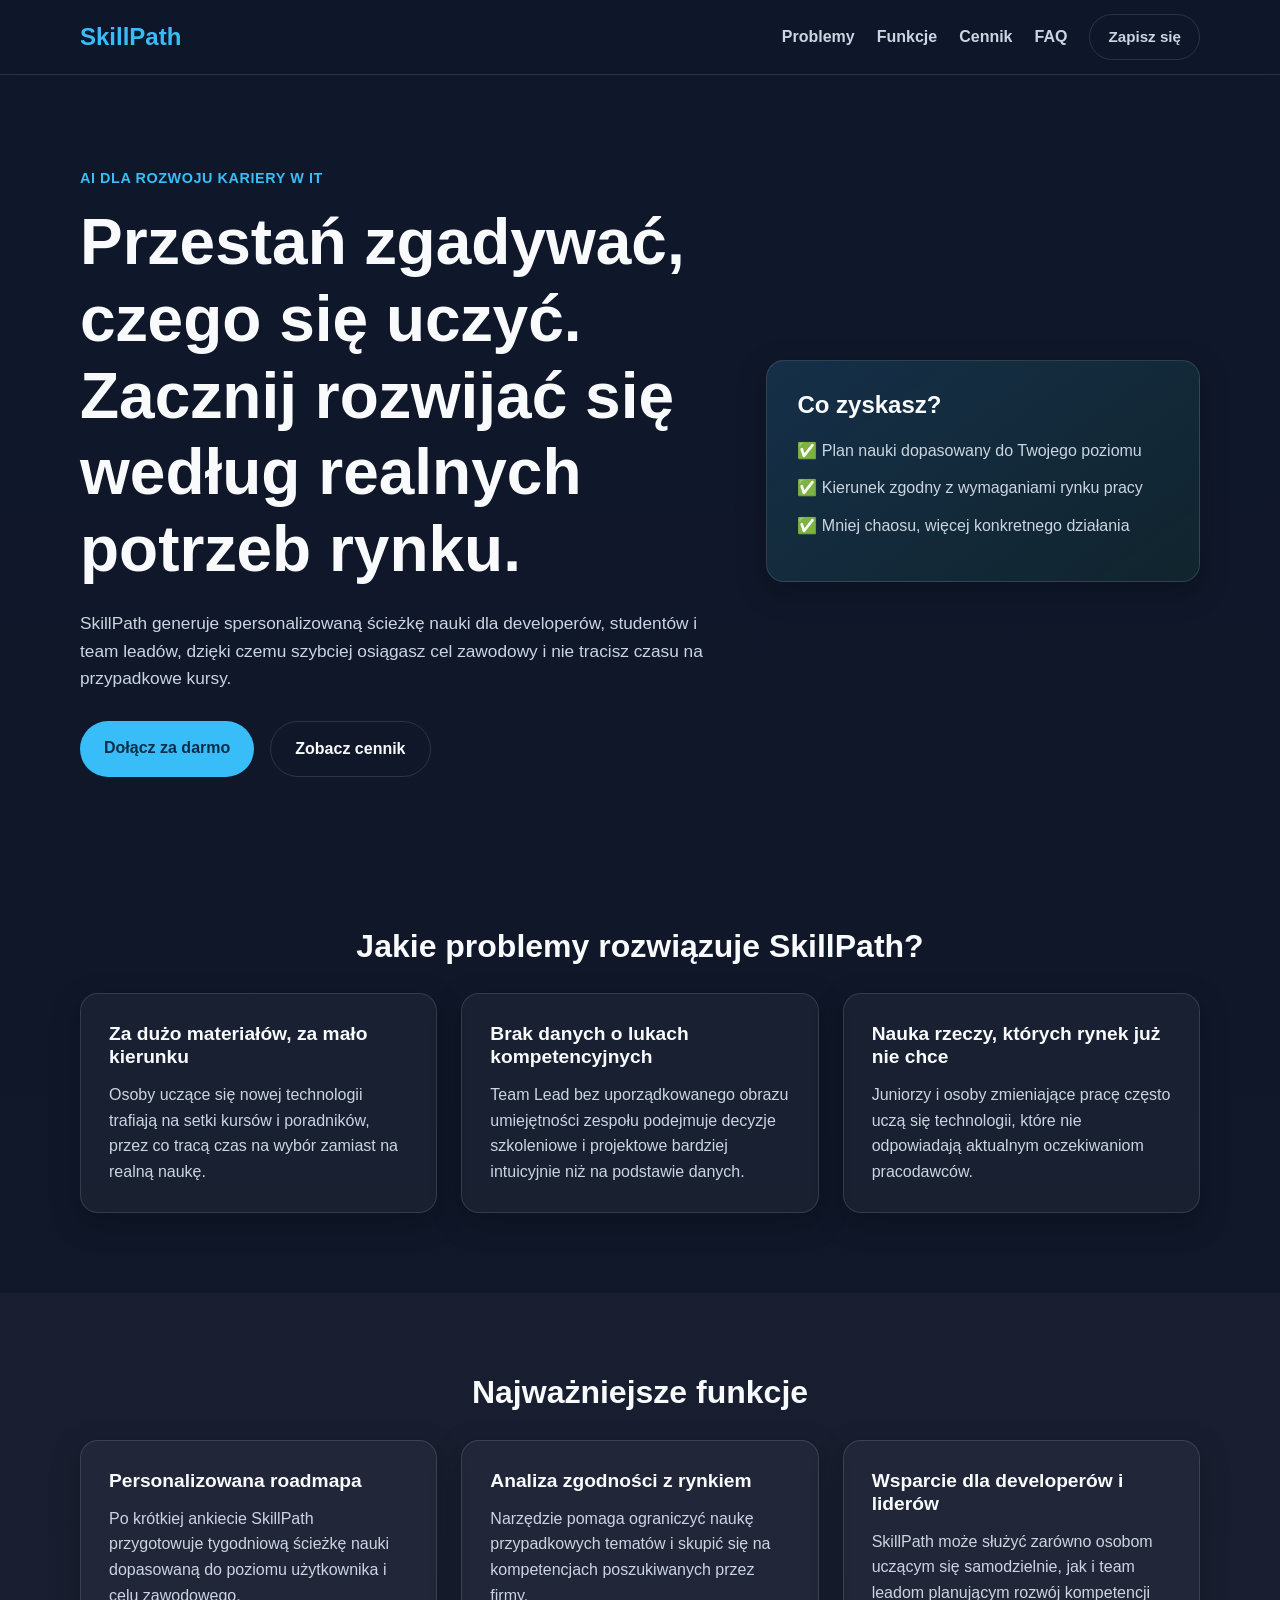
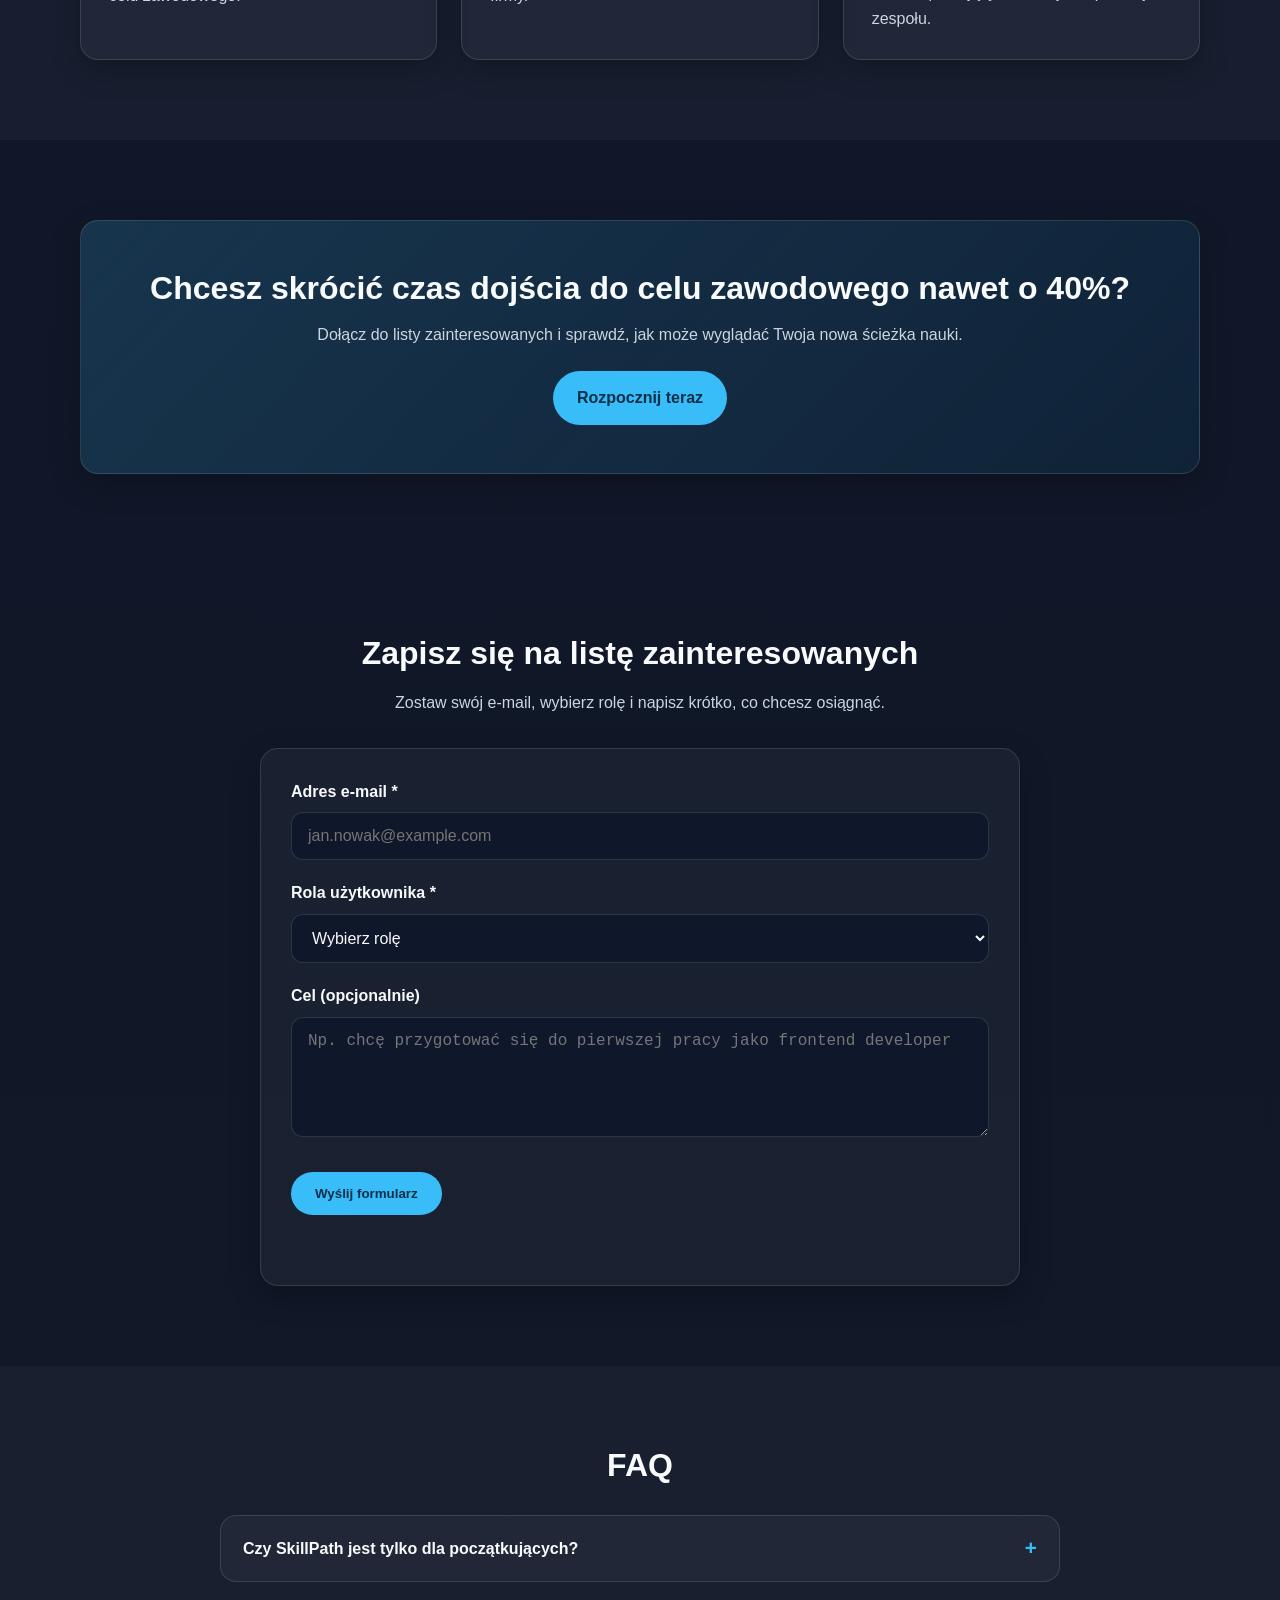
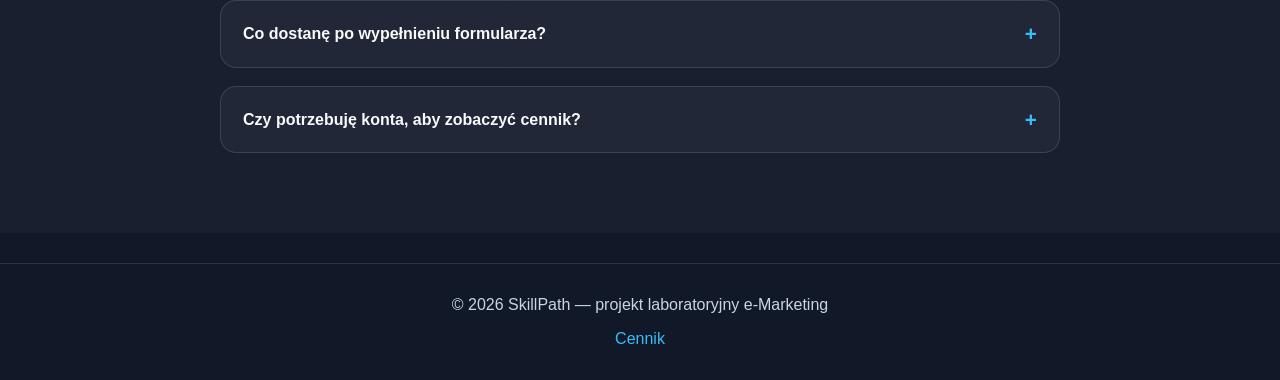
<file: index.html>
<!DOCTYPE html>
<html lang="pl">
<head>

  <meta charset="UTF-8" />
  <meta name="viewport" content="width=device-width, initial-scale=1.0" />
  <title>SkillPath — AI-Powered Tech Learning Roadmap</title>
  <meta
    name="description"
    content="SkillPath pomaga developerom i team leadom budować spersonalizowane ścieżki nauki oparte na realnych wymaganiach rynku pracy."
  />
  <link rel="stylesheet" href="CSS/style.css" />
    <!-- Google tag (gtag.js) -->
<script async src="https://www.googletagmanager.com/gtag/js?id=G-GV700L7FSK"></script>
<script>
  window.dataLayer = window.dataLayer || [];
  function gtag(){dataLayer.push(arguments);}
  gtag('js', new Date());

  gtag('config', 'G-GV700L7FSK');
</script>
<!-- Google Tag Manager -->
<script>(function(w,d,s,l,i){w[l]=w[l]||[];w[l].push({'gtm.start':
new Date().getTime(),event:'gtm.js'});var f=d.getElementsByTagName(s)[0],
j=d.createElement(s),dl=l!='dataLayer'?'&l='+l:'';j.async=true;j.src=
'https://www.googletagmanager.com/gtm.js?id='+i+dl;f.parentNode.insertBefore(j,f);
})(window,document,'script','dataLayer','GTM-WGPQV2TQ');</script>
<!-- End Google Tag Manager -->
</head>
<body>
  <!-- Google Tag Manager (noscript) -->
<noscript><iframe src="https://www.googletagmanager.com/ns.html?id=GTM-WGPQV2TQ"
height="0" width="0" style="display:none;visibility:hidden"></iframe></noscript>
<!-- End Google Tag Manager (noscript) -->
  <header class="site-header">
    <div class="container nav">
      <a href="index.html" class="logo">SkillPath</a>
      <nav>
        <ul class="nav-links">
          <li><a href="#problem">Problemy</a></li>
          <li><a href="#features">Funkcje</a></li>
          <li><a href="pricing.html" id="nav-pricing">Cennik</a></li>
          <li><a href="#faq">FAQ</a></li>
          <li><a href="#signup" class="btn btn-small">Zapisz się</a></li>
        </ul>
      </nav>
    </div>
  </header>

  <main>
    <!-- Hero -->
    <section class="hero">
      <div class="container hero-grid">
        <div>
          <p class="eyebrow">AI dla rozwoju kariery w IT</p>
          <h1>Przestań zgadywać, czego się uczyć. Zacznij rozwijać się według realnych potrzeb rynku.</h1>
          <p class="hero-text">
            SkillPath generuje spersonalizowaną ścieżkę nauki dla developerów, studentów
            i team leadów, dzięki czemu szybciej osiągasz cel zawodowy i nie tracisz czasu
            na przypadkowe kursy.
          </p>
          <div class="hero-actions">
            <a href="#signup" class="btn btn-primary" id="cta-main">Dołącz za darmo</a>
            <a href="pricing.html" class="btn btn-secondary">Zobacz cennik</a>
          </div>
        </div>

        <div class="hero-card">
          <h2>Co zyskasz?</h2>
          <ul>
            <li>✅ Plan nauki dopasowany do Twojego poziomu</li>
            <li>✅ Kierunek zgodny z wymaganiami rynku pracy</li>
            <li>✅ Mniej chaosu, więcej konkretnego działania</li>
          </ul>
        </div>
      </div>
    </section>

    <!-- Problem -->
    <section id="problem" class="section">
      <div class="container">
        <h2>Jakie problemy rozwiązuje SkillPath?</h2>
        <div class="cards">
          <article class="card">
            <h3>Za dużo materiałów, za mało kierunku</h3>
            <p>
              Osoby uczące się nowej technologii trafiają na setki kursów i poradników,
              przez co tracą czas na wybór zamiast na realną naukę.
            </p>
          </article>

          <article class="card">
            <h3>Brak danych o lukach kompetencyjnych</h3>
            <p>
              Team Lead bez uporządkowanego obrazu umiejętności zespołu podejmuje decyzje
              szkoleniowe i projektowe bardziej intuicyjnie niż na podstawie danych.
            </p>
          </article>

          <article class="card">
            <h3>Nauka rzeczy, których rynek już nie chce</h3>
            <p>
              Juniorzy i osoby zmieniające pracę często uczą się technologii, które nie
              odpowiadają aktualnym oczekiwaniom pracodawców.
            </p>
          </article>
        </div>
      </div>
    </section>

    <!-- Features -->
    <section id="features" class="section section-alt">
      <div class="container">
        <h2>Najważniejsze funkcje</h2>
        <div class="cards">
          <article class="card">
            <h3>Personalizowana roadmapa</h3>
            <p>
              Po krótkiej ankiecie SkillPath przygotowuje tygodniową ścieżkę nauki dopasowaną
              do poziomu użytkownika i celu zawodowego.
            </p>
          </article>

          <article class="card">
            <h3>Analiza zgodności z rynkiem</h3>
            <p>
              Narzędzie pomaga ograniczyć naukę przypadkowych tematów i skupić się na
              kompetencjach poszukiwanych przez firmy.
            </p>
          </article>

          <article class="card">
            <h3>Wsparcie dla developerów i liderów</h3>
            <p>
              SkillPath może służyć zarówno osobom uczącym się samodzielnie, jak i team leadom
              planującym rozwój kompetencji zespołu.
            </p>
          </article>
        </div>
      </div>
    </section>

    <!-- CTA -->
    <section class="section cta-section">
      <div class="container cta-box">
        <h2>Chcesz skrócić czas dojścia do celu zawodowego nawet o 40%?</h2>
        <p>
          Dołącz do listy zainteresowanych i sprawdź, jak może wyglądać Twoja nowa ścieżka nauki.
        </p>
        <a href="#signup" class="btn btn-primary">Rozpocznij teraz</a>
      </div>
    </section>

    <!-- Signup -->
    <section id="signup" class="section">
      <div class="container">
        <h2>Zapisz się na listę zainteresowanych</h2>
        <p class="section-intro">
          Zostaw swój e-mail, wybierz rolę i napisz krótko, co chcesz osiągnąć.
        </p>

        <form id="signup-form" class="signup-form">
          <div class="form-row">
            <label for="email">Adres e-mail *</label>
            <input type="email" id="email" name="email" placeholder="jan.nowak@example.com" required />
          </div>

          <div class="form-row">
            <label for="role">Rola użytkownika *</label>
            <select id="role" name="role" required>
              <option value="">Wybierz rolę</option>
              <option value="Junior Developer">Junior Developer</option>
              <option value="Student ostatnich lat">Student ostatnich lat</option>
              <option value="Mid/Senior Developer">Mid/Senior Developer</option>
              <option value="Początkujący">Początkujący</option>
              <option value="Team Lead">Team Lead</option>
            </select>
          </div>

          <div class="form-row">
            <label for="goal">Cel (opcjonalnie)</label>
            <textarea
              id="goal"
              name="goal"
              rows="4"
              placeholder="Np. chcę przygotować się do pierwszej pracy jako frontend developer"
            ></textarea>
          </div>

          <button type="submit" class="btn btn-primary">Wyślij formularz</button>
          <p id="form-message" class="form-message"></p>
        </form>
      </div>
    </section>

    <!-- FAQ -->
    <section id="faq" class="section section-alt">
      <div class="container">
        <h2>FAQ</h2>

        <div class="faq-list">
          <details class="faq-item">
            <summary>Czy SkillPath jest tylko dla początkujących?</summary>
            <p>
              Nie. Z rozwiązania mogą korzystać zarówno osoby początkujące, jak i
              mid/senior developerzy oraz team leadzi planujący rozwój kompetencji.
            </p>
          </details>

          <details class="faq-item">
            <summary>Co dostanę po wypełnieniu formularza?</summary>
            <p>
              Formularz wyraża zainteresowanie produktem i pozwala zebrać dane kontaktowe
              oraz cel użytkownika do dalszej komunikacji.
            </p>
          </details>

          <details class="faq-item">
            <summary>Czy potrzebuję konta, aby zobaczyć cennik?</summary>
            <p>
              Nie. Cennik jest publiczny i dostępny od razu po wejściu na stronę pricing.
            </p>
          </details>
        </div>
      </div>
    </section>
  </main>

  <footer class="site-footer">
    <div class="container footer-content">
      <p>© 2026 SkillPath — projekt laboratoryjny e-Marketing</p>
      <a href="pricing.html">Cennik</a>
    </div>
  </footer>

  <script src="script.js"></script>
</body>
</html>
</file>
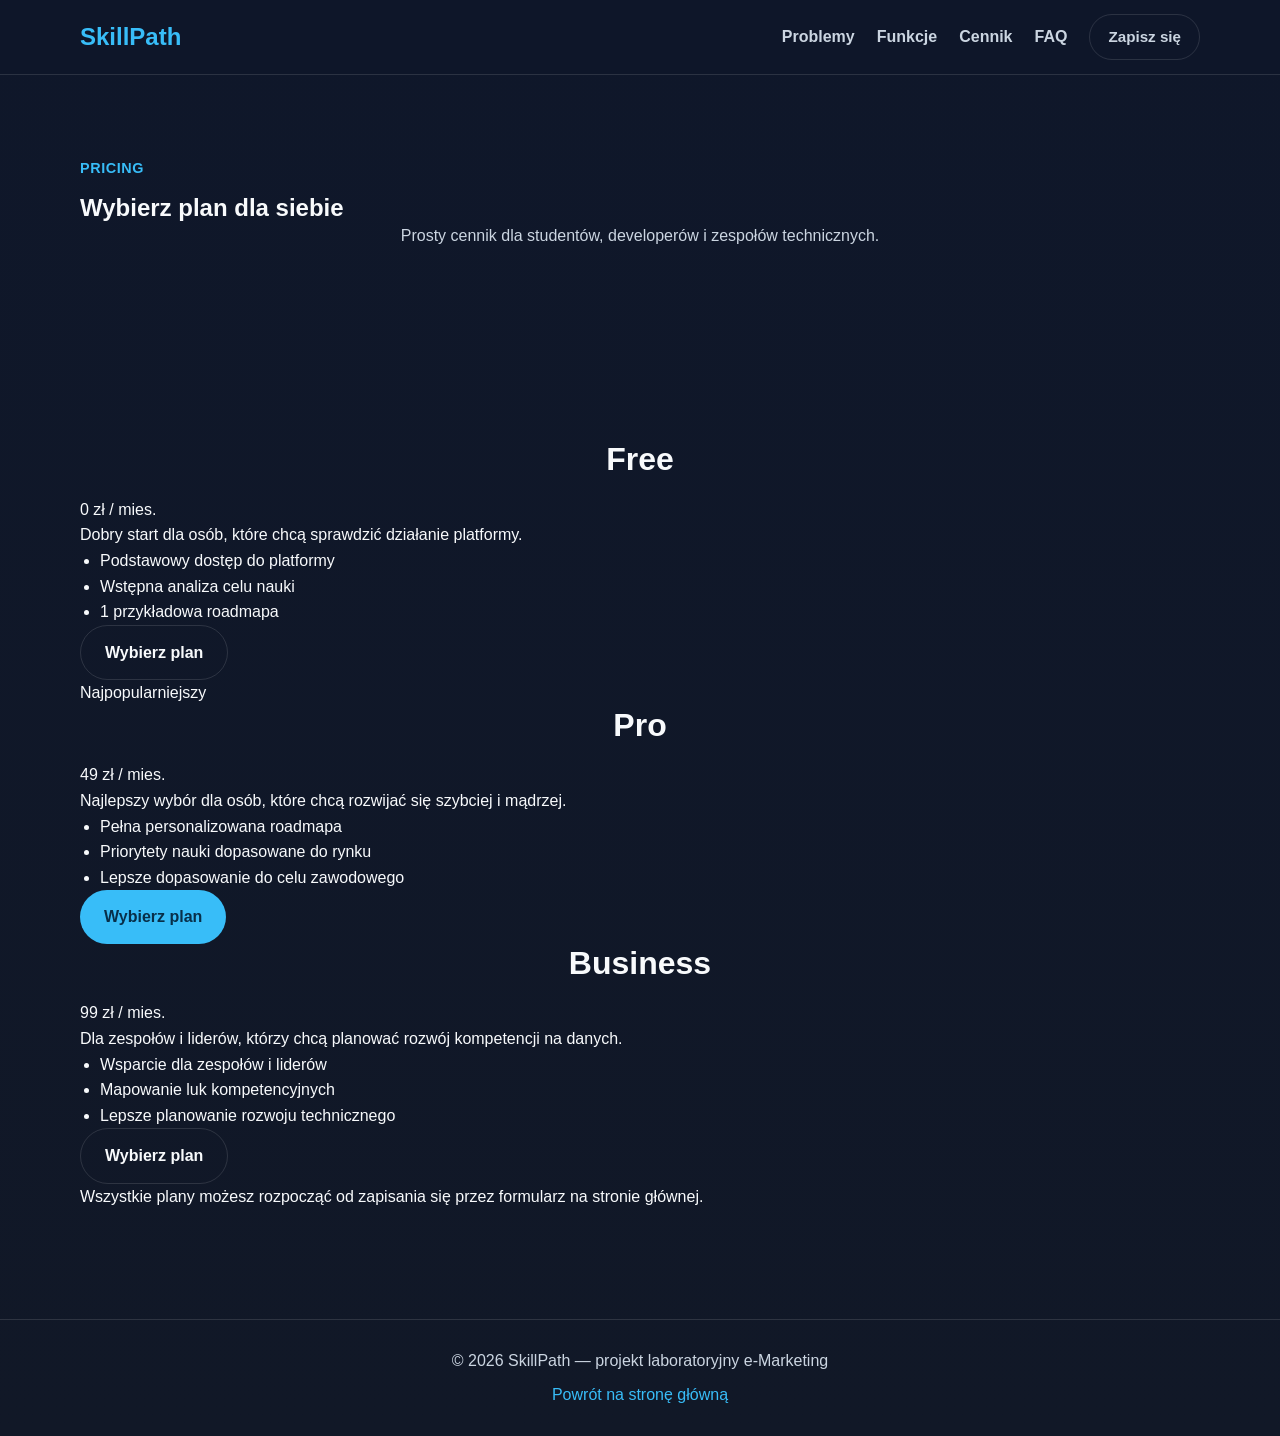
<file: pricing.html>
<!DOCTYPE html>
<html lang="pl">
<head>
  <meta charset="UTF-8" />
  <meta name="viewport" content="width=device-width, initial-scale=1.0" />
  <title>SkillPath — Cennik</title>
  <meta name="description" content="Wybierz plan SkillPath dopasowany do Twoich potrzeb." />
  <link rel="stylesheet" href="CSS/style.css" />
      <!-- Google tag (gtag.js) -->
<script async src="https://www.googletagmanager.com/gtag/js?id=G-GV700L7FSK"></script>
<script>
  window.dataLayer = window.dataLayer || [];
  function gtag(){dataLayer.push(arguments);}
  gtag('js', new Date());

  gtag('config', 'G-GV700L7FSK');
</script>
  <!-- Google Tag Manager -->
<script>(function(w,d,s,l,i){w[l]=w[l]||[];w[l].push({'gtm.start':
new Date().getTime(),event:'gtm.js'});var f=d.getElementsByTagName(s)[0],
j=d.createElement(s),dl=l!='dataLayer'?'&l='+l:'';j.async=true;j.src=
'https://www.googletagmanager.com/gtm.js?id='+i+dl;f.parentNode.insertBefore(j,f);
})(window,document,'script','dataLayer','GTM-WGPQV2TQ');</script>
<!-- End Google Tag Manager -->
</head>
<body>
  <!-- Google Tag Manager (noscript) -->
<noscript><iframe src="https://www.googletagmanager.com/ns.html?id=GTM-WGPQV2TQ"
height="0" width="0" style="display:none;visibility:hidden"></iframe></noscript>
<!-- End Google Tag Manager (noscript) -->
  <header class="site-header">
    <div class="container nav">
      <a href="index.html" class="logo">SkillPath</a>
      <nav>
        <ul class="nav-links">
          <li><a href="index.html#problem">Problemy</a></li>
          <li><a href="index.html#features">Funkcje</a></li>
          <li><a href="pricing.html" id="nav-pricing">Cennik</a></li>
          <li><a href="index.html#faq">FAQ</a></li>
          <li><a href="index.html#signup" class="btn btn-small">Zapisz się</a></li>
        </ul>
      </nav>
    </div>
  </header>

  <main>
    <section class="section pricing-hero">
      <div class="container">
        <p class="eyebrow">Pricing</p>
        <h1>Wybierz plan dla siebie</h1>
        <p class="section-intro">
          Prosty cennik dla studentów, developerów i zespołów technicznych.
        </p>
      </div>
    </section>

    <section class="section">
      <div class="container">
        <div class="pricing-grid">
          <article class="pricing-card">
            <h2 class="plan-name">Free</h2>
            <p class="plan-price">0 zł <span>/ mies.</span></p>
            <p class="plan-desc">Dobry start dla osób, które chcą sprawdzić działanie platformy.</p>
            <ul class="plan-features">
              <li>Podstawowy dostęp do platformy</li>
              <li>Wstępna analiza celu nauki</li>
              <li>1 przykładowa roadmapa</li>
            </ul>
            <a href="index.html#signup" class="btn btn-secondary">Wybierz plan</a>
          </article>

          <article class="pricing-card featured">
            <p class="plan-badge">Najpopularniejszy</p>
            <h2 class="plan-name">Pro</h2>
            <p class="plan-price">49 zł <span>/ mies.</span></p>
            <p class="plan-desc">Najlepszy wybór dla osób, które chcą rozwijać się szybciej i mądrzej.</p>
            <ul class="plan-features">
              <li>Pełna personalizowana roadmapa</li>
              <li>Priorytety nauki dopasowane do rynku</li>
              <li>Lepsze dopasowanie do celu zawodowego</li>
            </ul>
            <a href="index.html#signup" class="btn btn-primary">Wybierz plan</a>
          </article>

          <article class="pricing-card">
            <h2 class="plan-name">Business</h2>
            <p class="plan-price">99 zł <span>/ mies.</span></p>
            <p class="plan-desc">Dla zespołów i liderów, którzy chcą planować rozwój kompetencji na danych.</p>
            <ul class="plan-features">
              <li>Wsparcie dla zespołów i liderów</li>
              <li>Mapowanie luk kompetencyjnych</li>
              <li>Lepsze planowanie rozwoju technicznego</li>
            </ul>
            <a href="index.html#signup" class="btn btn-secondary">Wybierz plan</a>
          </article>
        </div>

        <p class="pricing-note">
          Wszystkie plany możesz rozpocząć od zapisania się przez formularz na stronie głównej.
        </p>
      </div>
    </section>
  </main>

  <footer class="site-footer">
    <div class="container footer-content">
      <p>© 2026 SkillPath — projekt laboratoryjny e-Marketing</p>
      <a href="index.html">Powrót na stronę główną</a>
    </div>
  </footer>

  <script src="script.js"></script>
</body>
</html>
</file>
<file: CSS/style.css>
:root {
  --bg: #0f172a;
  --bg-soft: #111827;
  --surface: #1e293b;
  --surface-light: #334155;
  --text: #f8fafc;
  --text-muted: #cbd5e1;
  --primary: #38bdf8;
  --primary-hover: #0ea5e9;
  --accent: #22c55e;
  --border: rgba(255, 255, 255, 0.12);
  --shadow: 0 10px 30px rgba(0, 0, 0, 0.25);
  --radius: 18px;
  --max-width: 1120px;
}

* {
  margin: 0;
  padding: 0;
  box-sizing: border-box;
}

html {
  scroll-behavior: smooth;
}

body {
  font-family: Arial, Helvetica, sans-serif;
  line-height: 1.6;
  background: linear-gradient(180deg, var(--bg) 0%, var(--bg-soft) 100%);
  color: var(--text);
}

img {
  max-width: 100%;
  display: block;
}

a {
  text-decoration: none;
  color: inherit;
}

ul {
  padding-left: 20px;
}

.container {
  width: min(92%, var(--max-width));
  margin: 0 auto;
}

.section {
  padding: 80px 0;
}

.section-alt {
  background: rgba(255, 255, 255, 0.03);
}

h1,
h2,
h3 {
  line-height: 1.2;
}

h2 {
  font-size: 2rem;
  margin-bottom: 18px;
  text-align: center;
}

.section-intro {
  text-align: center;
  color: var(--text-muted);
  max-width: 760px;
  margin: 0 auto 32px;
}

/* HEADER */
.site-header {
  position: sticky;
  top: 0;
  z-index: 1000;
  background: rgba(15, 23, 42, 0.92);
  backdrop-filter: blur(10px);
  border-bottom: 1px solid var(--border);
}

.nav {
  min-height: 74px;
  display: flex;
  justify-content: space-between;
  align-items: center;
  gap: 20px;
}

.logo {
  font-size: 1.5rem;
  font-weight: 700;
  color: var(--primary);
}

.nav-links {
  list-style: none;
  display: flex;
  align-items: center;
  gap: 22px;
  flex-wrap: wrap;
}

.nav-links a {
  color: var(--text-muted);
  font-weight: 600;
  transition: 0.25s ease;
}

.nav-links a:hover {
  color: var(--text);
}

/* BUTTONS */
.btn {
  display: inline-block;
  padding: 14px 24px;
  border-radius: 999px;
  border: none;
  cursor: pointer;
  font-weight: 700;
  transition: 0.25s ease;
  text-align: center;
}

.btn-primary {
  background: var(--primary);
  color: #082f49;
}

.btn-primary:hover {
  background: var(--primary-hover);
  transform: translateY(-2px);
}

.btn-secondary {
  background: transparent;
  border: 1px solid var(--border);
  color: var(--text);
}

.btn-secondary:hover {
  background: rgba(255, 255, 255, 0.06);
}

.btn-small {
  padding: 10px 18px;
  font-size: 0.95rem;
  border: 1px solid var(--border);
  border-radius: 999px;
}

/* HERO */
.hero {
  padding: 90px 0 70px;
}

.hero-grid {
  display: grid;
  grid-template-columns: 1.2fr 0.8fr;
  gap: 36px;
  align-items: center;
}

.eyebrow {
  display: inline-block;
  margin-bottom: 14px;
  color: var(--primary);
  font-weight: 700;
  letter-spacing: 0.04em;
  text-transform: uppercase;
  font-size: 0.9rem;
}

.hero h1 {
  font-size: clamp(2.2rem, 5vw, 4rem);
  margin-bottom: 22px;
}

.hero-text {
  color: var(--text-muted);
  font-size: 1.08rem;
  max-width: 650px;
  margin-bottom: 28px;
}

.hero-actions {
  display: flex;
  flex-wrap: wrap;
  gap: 16px;
}

.hero-card {
  background: linear-gradient(145deg, rgba(56, 189, 248, 0.15), rgba(34, 197, 94, 0.08));
  border: 1px solid var(--border);
  padding: 30px;
  border-radius: var(--radius);
  box-shadow: var(--shadow);
}

.hero-card h2 {
  text-align: left;
  margin-bottom: 18px;
  font-size: 1.5rem;
}

.hero-card ul {
  list-style: none;
  padding-left: 0;
}

.hero-card li {
  margin-bottom: 12px;
  color: var(--text-muted);
}

/* CARDS */
.cards {
  display: grid;
  grid-template-columns: repeat(3, 1fr);
  gap: 24px;
  margin-top: 28px;
}

.card {
  background: rgba(255, 255, 255, 0.04);
  border: 1px solid var(--border);
  border-radius: var(--radius);
  padding: 28px;
  box-shadow: var(--shadow);
  transition: transform 0.25s ease, border-color 0.25s ease;
}

.card:hover {
  transform: translateY(-6px);
  border-color: rgba(56, 189, 248, 0.45);
}

.card h3 {
  margin-bottom: 14px;
  font-size: 1.2rem;
}

.card p {
  color: var(--text-muted);
}

/* CTA */
.cta-section {
  text-align: center;
}

.cta-box {
  background: linear-gradient(135deg, rgba(56, 189, 248, 0.18), rgba(14, 165, 233, 0.08));
  border: 1px solid var(--border);
  border-radius: var(--radius);
  box-shadow: var(--shadow);
  padding: 48px 24px;
}

.cta-box h2 {
  margin-bottom: 14px;
}

.cta-box p {
  max-width: 760px;
  margin: 0 auto 24px;
  color: var(--text-muted);
}

/* FORM */
.signup-form {
  max-width: 760px;
  margin: 30px auto 0;
  background: rgba(255, 255, 255, 0.04);
  border: 1px solid var(--border);
  border-radius: var(--radius);
  padding: 30px;
  box-shadow: var(--shadow);
}

.form-row {
  margin-bottom: 20px;
}

label {
  display: block;
  margin-bottom: 8px;
  font-weight: 700;
}

input,
select,
textarea {
  width: 100%;
  padding: 14px 16px;
  border-radius: 12px;
  border: 1px solid var(--border);
  background: rgba(15, 23, 42, 0.85);
  color: var(--text);
  font-size: 1rem;
  outline: none;
}

input:focus,
select:focus,
textarea:focus {
  border-color: var(--primary);
}

textarea {
  resize: vertical;
  min-height: 120px;
}

.signup-form button {
  margin-top: 8px;
}

.form-message {
  margin-top: 16px;
  min-height: 24px;
  font-weight: 700;
}

.form-message.success {
  color: #86efac;
}

.form-message.error {
  color: #fca5a5;
}

/* FAQ */
.faq-list {
  max-width: 840px;
  margin: 30px auto 0;
  display: grid;
  gap: 18px;
}

.faq-item {
  border: 1px solid var(--border);
  border-radius: 16px;
  background: rgba(255, 255, 255, 0.04);
  padding: 0;
  overflow: hidden;
}

.faq-item summary {
  list-style: none;
  cursor: pointer;
  padding: 20px 22px;
  font-weight: 700;
  position: relative;
}

.faq-item summary::-webkit-details-marker {
  display: none;
}

.faq-item summary::after {
  content: "+";
  position: absolute;
  right: 22px;
  top: 50%;
  transform: translateY(-50%);
  font-size: 1.3rem;
  color: var(--primary);
}

.faq-item[open] summary::after {
  content: "–";
}

.faq-item p {
  padding: 0 22px 20px;
  color: var(--text-muted);
}

/* FOOTER */
.site-footer {
  border-top: 1px solid var(--border);
  padding: 28px 0;
  margin-top: 30px;
}

.footer-content {
  text-align: center;
  color: var(--text-muted);
}

.footer-content a {
  display: inline-block;
  margin-top: 8px;
  color: var(--primary);
}

/* REVEAL */
.reveal {
  opacity: 0;
  transform: translateY(24px);
  transition: all 0.7s ease;
}

.reveal.visible {
  opacity: 1;
  transform: translateY(0);
}

/* RESPONSIVE */
@media (max-width: 920px) {
  .hero-grid,
  .cards {
    grid-template-columns: 1fr;
  }

  .nav {
    flex-direction: column;
    justify-content: center;
    padding: 14px 0;
  }

  .nav-links {
    justify-content: center;
  }
}

@media (max-width: 640px) {
  .section {
    padding: 64px 0;
  }

  .hero {
    padding: 70px 0 56px;
  }

  .hero-actions {
    flex-direction: column;
  }

  .btn,
  .btn-small {
    width: 100%;
  }

  .signup-form,
  .card,
  .hero-card,
  .cta-box {
    padding: 22px;
  }

  h2 {
    font-size: 1.6rem;
  }
}
</file>
